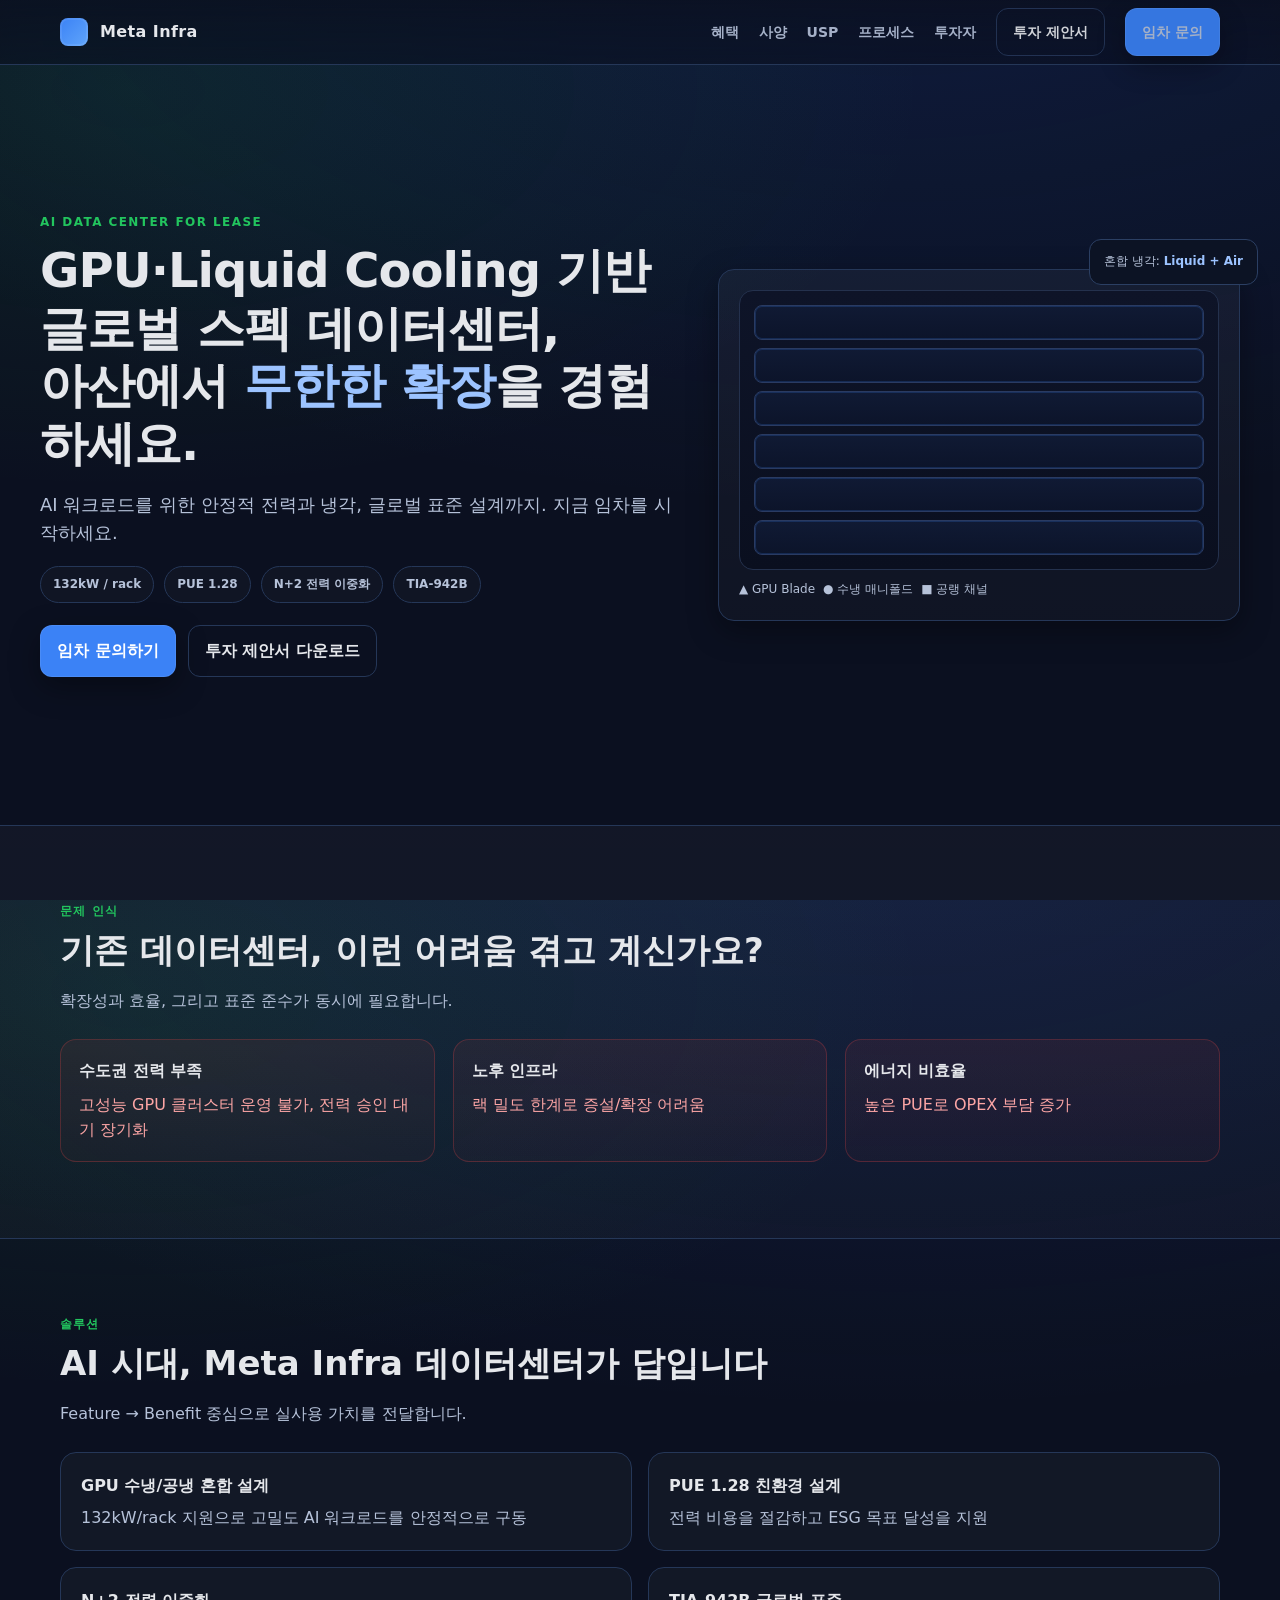
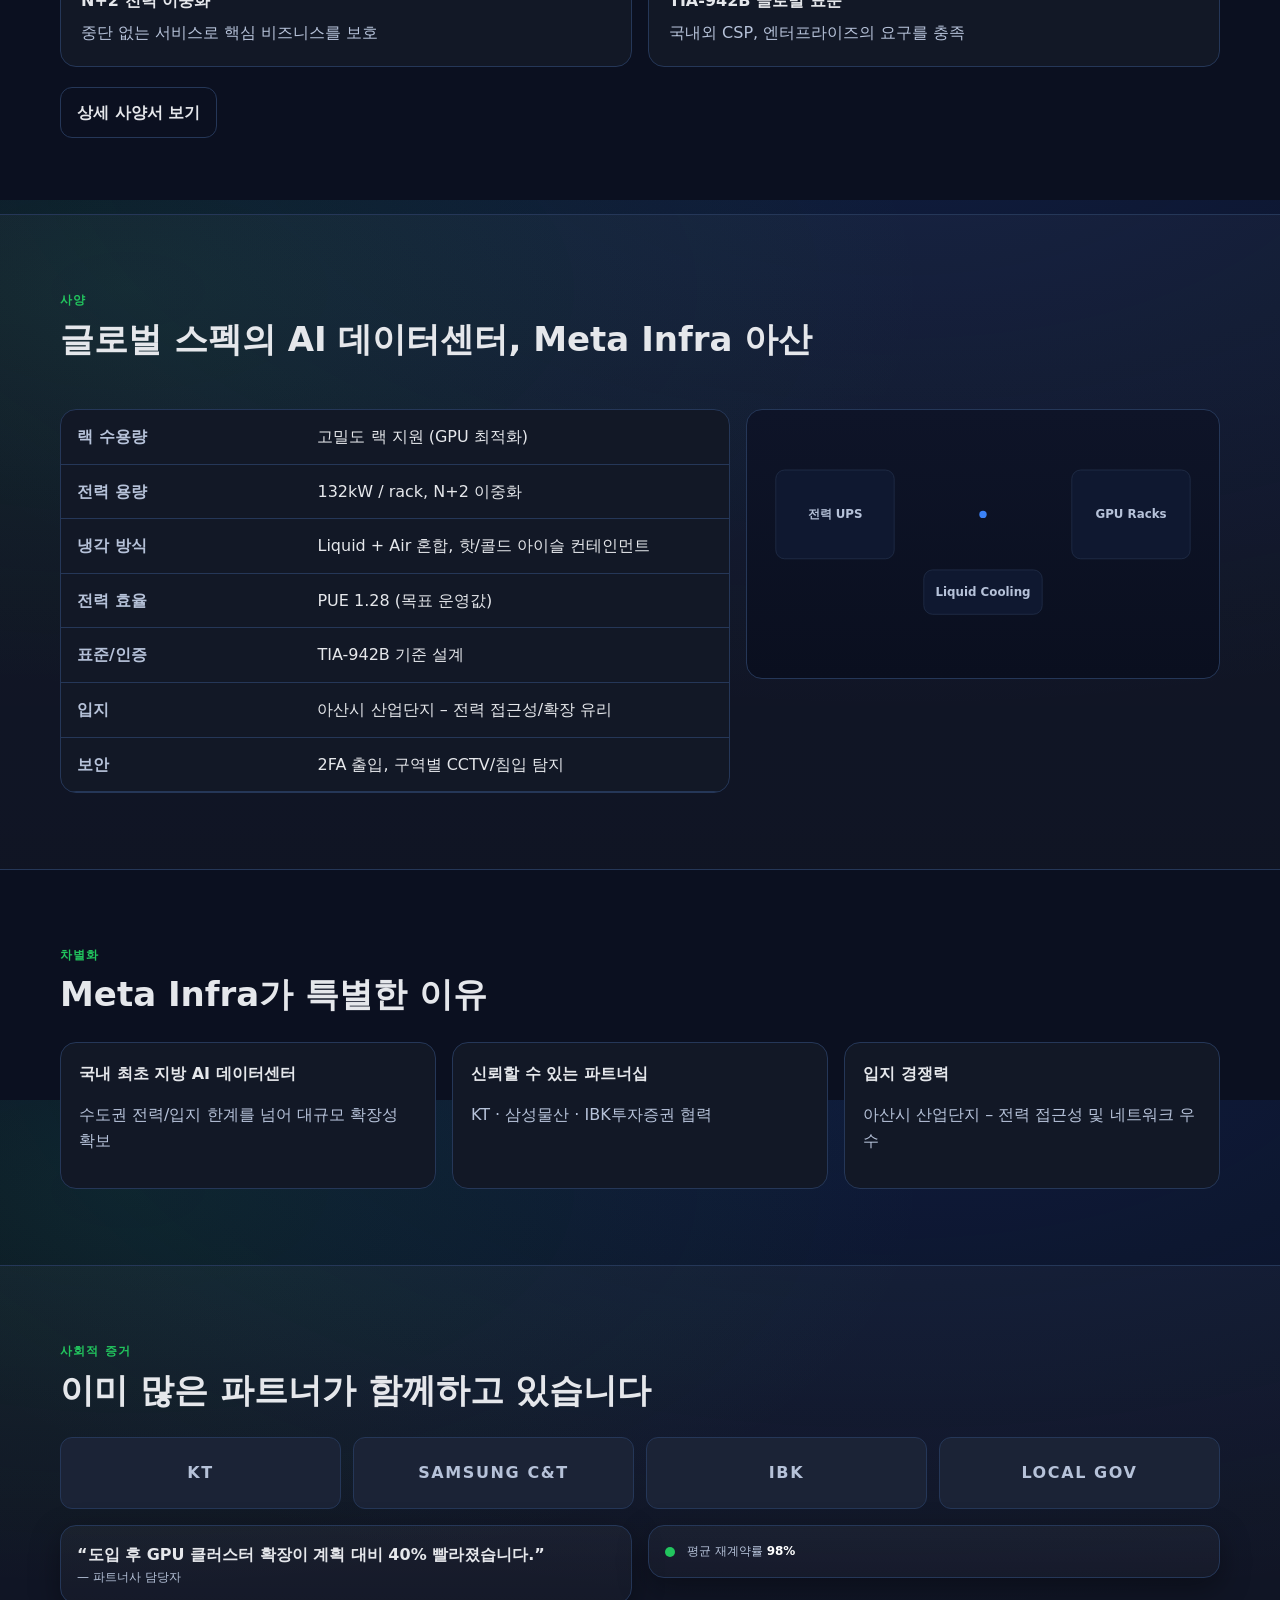
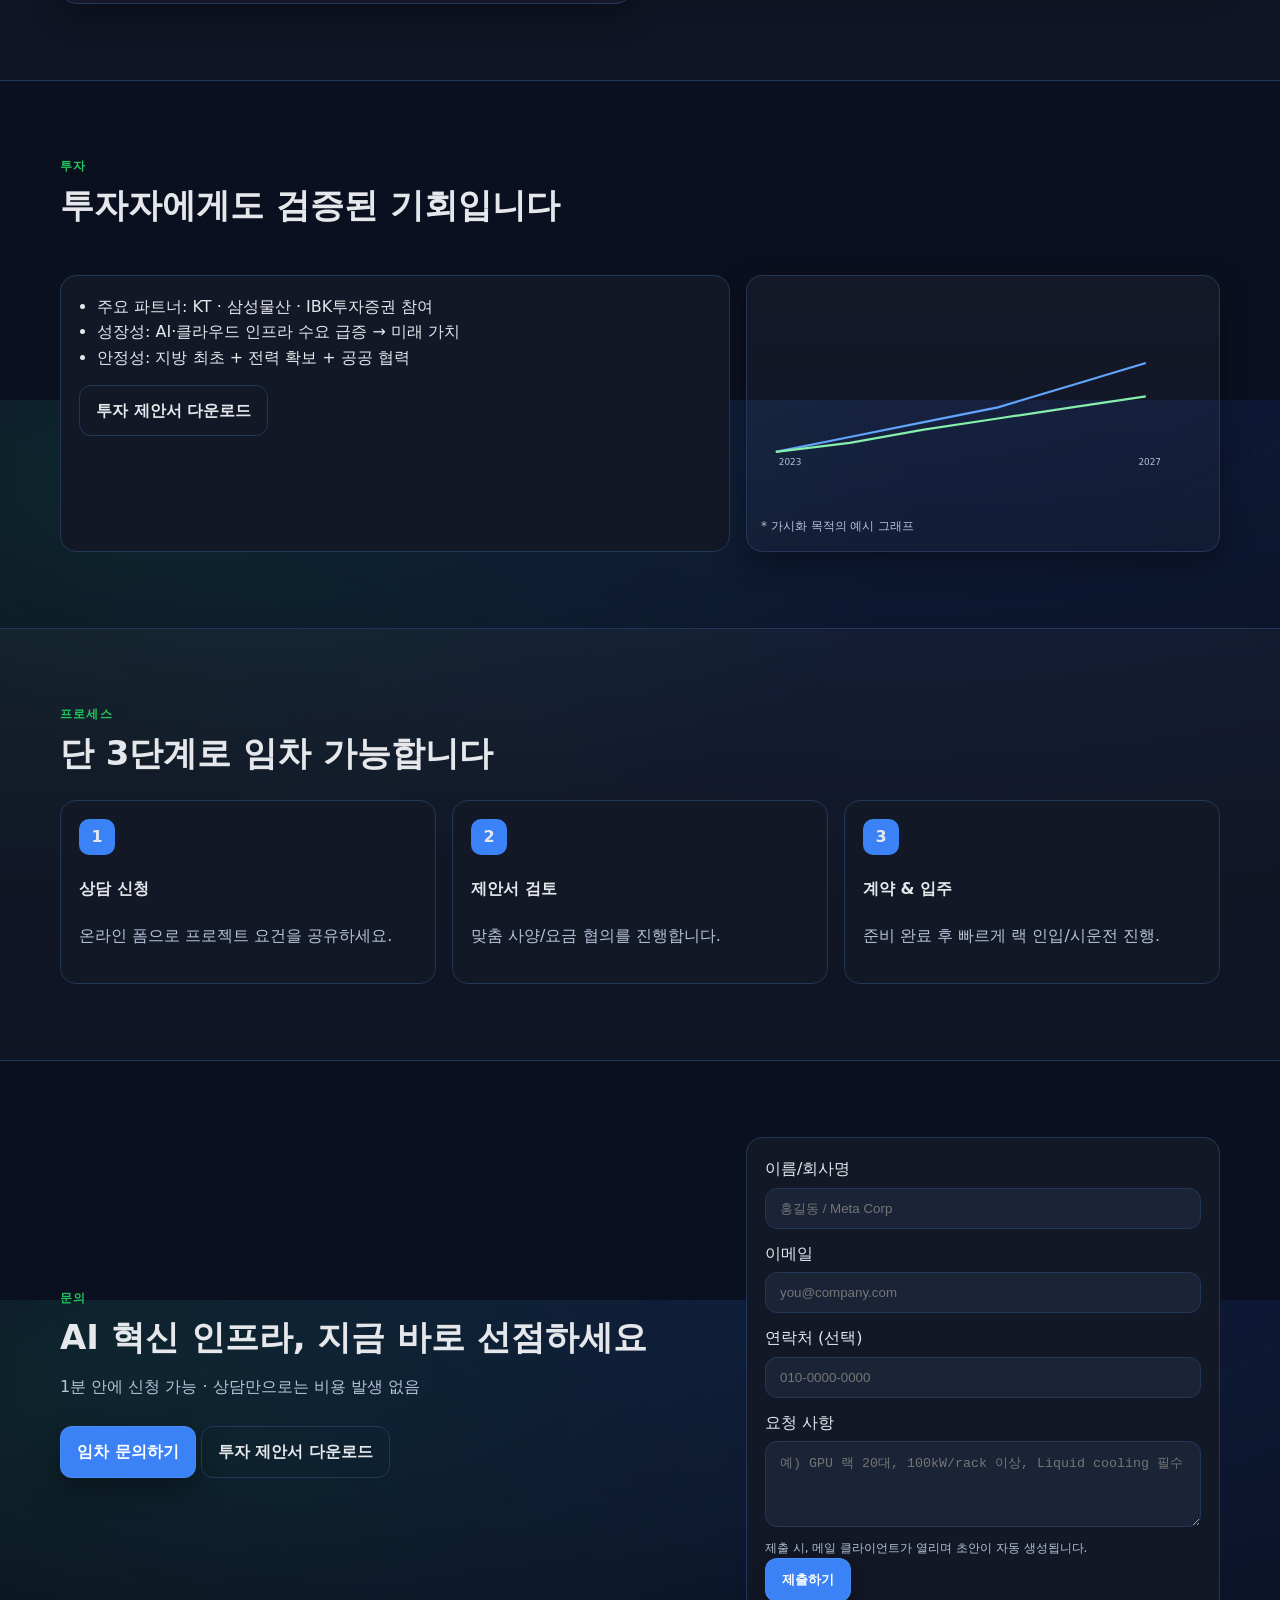
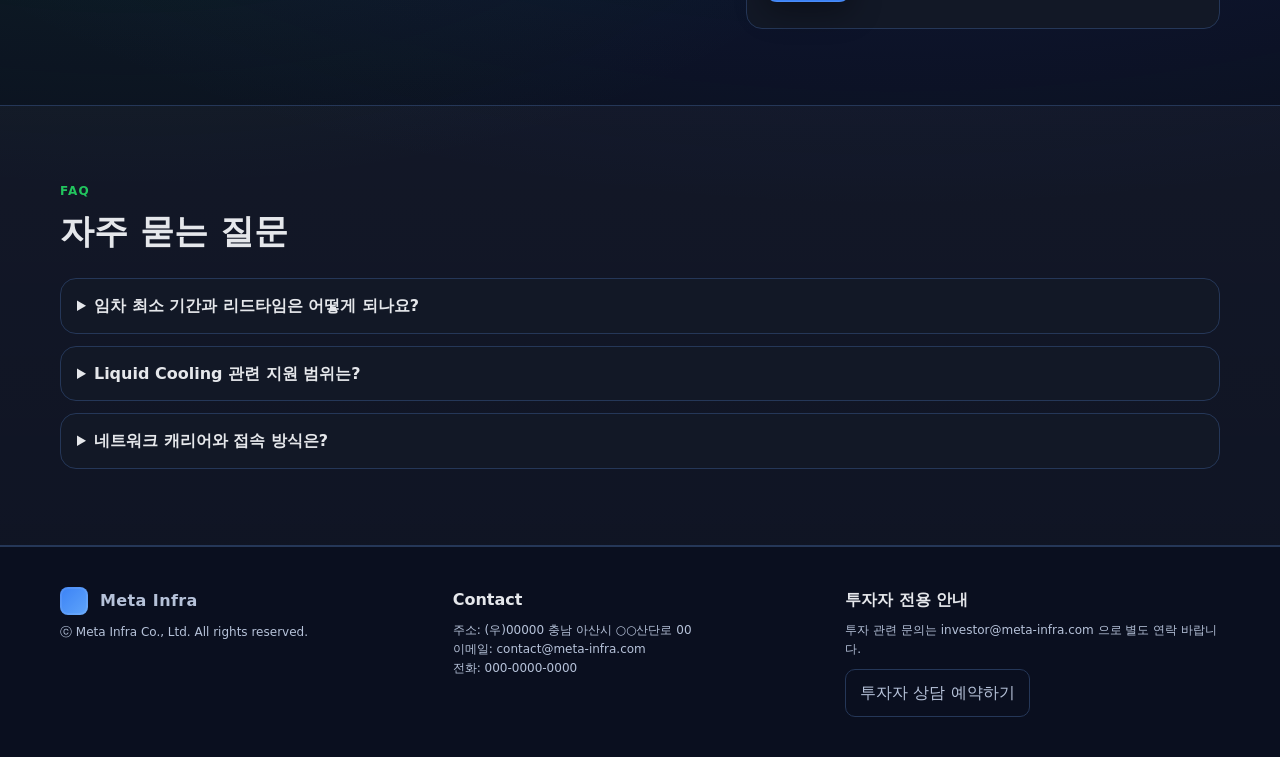
<file: index2.html>
<!DOCTYPE html>
<html lang="ko">
<head>
  <meta charset="utf-8" />
  <meta name="viewport" content="width=device-width, initial-scale=1" />
  <title>Meta Infra | AI·GPU 전문 데이터센터 임차</title>
  <meta name="description" content="GPU·Liquid Cooling 기반 글로벌 스펙 AI 데이터센터. 아산에서 무한 확장. 임차 문의와 투자 제안서 다운로드." />
  <meta name="keywords" content="AI 데이터센터, GPU 코로케이션, Liquid Cooling, 아산 데이터센터, TIA-942B, PUE 1.28, N+2" />

  <!-- Open Graph -->
  <meta property="og:title" content="Meta Infra | AI·GPU 전문 데이터센터 임차" />
  <meta property="og:description" content="GPU·Liquid Cooling 기반 글로벌 스펙 AI 데이터센터. 아산에서 무한 확장. 임차 문의와 투자 제안서 다운로드." />
  <meta property="og:type" content="website" />
  <meta property="og:url" content="https://www.meta-infra.com" />
  <meta property="og:image" content="https://dummyimage.com/1200x630/0b1020/ffffff.png&text=Meta+Infra" />

  <style>
    :root {
      /* Brand / Dark Mode First */
      --bg: #0b1020;            /* deep navy */
      --surface: #121826;       /* panel */
      --muted: #1b2336;         /* cards alt */
      --text: #e5e7eb;          /* primary text */
      --text-dim: #b6c2d9;      /* secondary text */
      --primary: #3b82f6;       /* action blue */
      --primary-600: #2563eb;   /* hover */
      --accent: #22c55e;        /* ESG green */
      --danger: #ef4444;        /* problem red */
      --outline: #253758;       /* borders */
      --shadow: 0 10px 30px rgba(0,0,0,.35);
      --radius: 16px;
      --container: 1200px;
    }

    * { box-sizing: border-box; }
    html, body { height: 100%; }
    body {
      margin: 0;
      font-family: system-ui, -apple-system, "Pretendard", "Noto Sans KR", Segoe UI, Roboto, Helvetica, Arial, "Apple Color Emoji", "Segoe UI Emoji";
      background: radial-gradient(1200px 600px at 70% -10%, rgba(37, 99, 235, .15), transparent),
                  radial-gradient(800px 400px at 10% 10%, rgba(34, 197, 94, .10), transparent),
                  var(--bg);
      color: var(--text);
      line-height: 1.6;
    }

    a { color: inherit; text-decoration: none; }
    img { max-width: 100%; display: block; }

    .container { width: min(100%, var(--container)); margin: 0 auto; padding: 0 20px; }

    /* Header */
    header {
      position: sticky; top: 0; z-index: 50; backdrop-filter: saturate(120%) blur(8px);
      background: linear-gradient(180deg, rgba(11,16,32,.85), rgba(11,16,32,.65));
      border-bottom: 1px solid var(--outline);
    }
    .nav { display: flex; align-items: center; justify-content: space-between; height: 64px; }
    .brand { display: flex; align-items: center; gap: 12px; font-weight: 800; letter-spacing: .4px; }
    .brand-mark { width: 28px; height: 28px; border-radius: 8px; background: linear-gradient(135deg, var(--primary), #60a5fa); box-shadow: inset 0 0 0 2px rgba(255,255,255,.08); }

    .nav-links { display: flex; gap: 20px; align-items: center; }
    .nav-links a { color: var(--text-dim); font-weight: 600; font-size: 14px; opacity: .9; }
    .nav-links a:hover { color: #fff; }

    .cta { display: inline-flex; align-items: center; gap: 10px; padding: 12px 16px; border-radius: 12px; background: var(--primary); color: white; font-weight: 700; box-shadow: var(--shadow); border: 1px solid rgba(255,255,255,.08); }
    .cta:hover { background: var(--primary-600); }
    .cta.secondary { background: transparent; color: var(--text); border: 1px solid var(--outline); box-shadow: none; }
    .cta.secondary:hover { border-color: #375074; }

    /* Mobile nav */
    .hamburger { display: none; width: 40px; height: 40px; border-radius: 10px; border: 1px solid var(--outline); align-items: center; justify-content: center; }
    .hamburger span { width: 18px; height: 2px; background: var(--text); position: relative; display: block; }
    .hamburger span::before, .hamburger span::after { content: ""; position: absolute; left: 0; right: 0; height: 2px; background: var(--text); }
    .hamburger span::before { top: -6px; } .hamburger span::after { top: 6px; }

    @media (max-width: 980px) {
      .nav-links { display: none; }
      .hamburger { display: inline-flex; }
    }

    /* Hero */
    .hero { position: relative; overflow: clip; }
    .hero .inner { display: grid; grid-template-columns: 1.1fr .9fr; gap: 40px; padding: 72px 0; align-items: center; }
    .eyebrow { color: var(--accent); font-weight: 800; letter-spacing: .12em; text-transform: uppercase; font-size: 12px; }
    .h1 { font-size: clamp(28px, 4vw, 48px); line-height: 1.2; letter-spacing: -0.02em; margin: 10px 0 16px; font-weight: 900; }
    .subtitle { color: var(--text-dim); font-size: clamp(16px, 1.8vw, 18px); }
    .hero-cta { display: flex; gap: 12px; margin-top: 22px; flex-wrap: wrap; }

    .glass { background: linear-gradient(180deg, rgba(255,255,255,.04), rgba(255,255,255,.02)); border: 1px solid var(--outline); border-radius: var(--radius); box-shadow: var(--shadow); }

    .spec-badges { display: flex; flex-wrap: wrap; gap: 10px; margin-top: 18px; }
    .badge { padding: 8px 12px; border-radius: 999px; border: 1px solid var(--outline); color: var(--text-dim); font-weight: 700; font-size: 12px; background: rgba(255,255,255,.02); }

    .hero-viz { position: relative; }
    .rack-card { padding: 20px; }
    .rack { height: 280px; border-radius: 14px; background: linear-gradient(180deg, #0e1428, #0a0f1f); border: 1px solid #24314d; padding: 14px; display: grid; grid-template-rows: repeat(6, 1fr); gap: 8px; }
    .u { background: linear-gradient(180deg, #101a34, #0c142a); border: 1px solid #2a3b62; border-radius: 8px; box-shadow: inset 0 0 0 1px rgba(59, 130, 246, .2); }
    .cooling { position: absolute; inset: -30px -18px auto auto; padding: 12px 14px; border-radius: 12px; border: 1px solid #2b3f63; background: #0c1324; color: var(--text-dim); font-size: 12px; }
    .cooling b { color: #9cc3ff; }

    @media (max-width: 980px) {
      .hero .inner { grid-template-columns: 1fr; padding: 40px 0; }
      .hero-viz { order: -1; }
    }

    /* Section shells */
    section { padding: 76px 0; }
    section.alt { background: linear-gradient(180deg, rgba(255,255,255,.03), rgba(255,255,255,.02)); border-top: 1px solid var(--outline); border-bottom: 1px solid var(--outline); }

    .section-head { margin-bottom: 26px; }
    .kicker { color: var(--accent); font-weight: 800; letter-spacing: .1em; text-transform: uppercase; font-size: 12px; }
    .h2 { font-size: clamp(22px, 3vw, 34px); line-height: 1.25; margin: 8px 0 6px; font-weight: 900; }
    .lede { color: var(--text-dim); }

    /* Problem list */
    .problem { display: grid; grid-template-columns: repeat(12, 1fr); gap: 18px; }
    .problem .card { grid-column: span 4; background: linear-gradient(180deg, rgba(239,68,68,.08), rgba(239,68,68,.03)); border: 1px solid rgba(239,68,68,.25); border-radius: var(--radius); padding: 18px; }
    .problem .card h4 { margin: 0 0 8px; font-size: 16px; }
    .problem .card p { margin: 0; color: #fca5a5; }
    @media (max-width: 980px) { .problem .card { grid-column: span 12; } }

    /* Benefits list */
    .benefits { display: grid; grid-template-columns: repeat(12, 1fr); gap: 16px; }
    .benefit { grid-column: span 6; background: var(--surface); border: 1px solid var(--outline); border-radius: var(--radius); padding: 20px; }
    .benefit .title { font-weight: 800; }
    .benefit .meta { color: var(--text-dim); margin-top: 6px; }
    @media (max-width: 980px) { .benefit { grid-column: span 12; } }

    /* Specs */
    .specs { display: grid; grid-template-columns: repeat(12, 1fr); gap: 16px; align-items: start; }
    .spec-table { grid-column: span 7; background: var(--surface); border: 1px solid var(--outline); border-radius: var(--radius); overflow: hidden; }
    .spec-table table { width: 100%; border-collapse: collapse; }
    .spec-table th, .spec-table td { padding: 14px 16px; border-bottom: 1px solid var(--outline); text-align: left; }
    .spec-table th { width: 36%; color: var(--text-dim); font-weight: 700; }
    .spec-visual { grid-column: span 5; }
    .viz-box { border-radius: var(--radius); border: 1px solid var(--outline); background: linear-gradient(180deg, #0e1428, #0a0f1f); padding: 14px; height: 100%; display: grid; place-items: center; }

    @media (max-width: 980px) { .spec-table { grid-column: span 12; } .spec-visual { grid-column: span 12; } }

    /* USP */
    .usp { display: grid; grid-template-columns: repeat(12, 1fr); gap: 16px; }
    .usp .item { grid-column: span 4; padding: 18px; background: var(--surface); border: 1px solid var(--outline); border-radius: var(--radius); }
    .usp .item h4 { margin: 0 0 6px; }
    @media (max-width: 980px) { .usp .item { grid-column: span 12; } }

    /* Partners */
    .logo-strip { display: grid; grid-template-columns: repeat(12, 1fr); gap: 12px; align-items: center; }
    .logo-card { grid-column: span 3; height: 72px; border-radius: 12px; border: 1px solid var(--outline); background: var(--muted); display: grid; place-items: center; color: var(--text-dim); font-weight: 800; letter-spacing: .1em; text-transform: uppercase; }
    @media (max-width: 980px) { .logo-card { grid-column: span 6; } }

    /* Investor */
    .investor { display: grid; grid-template-columns: repeat(12, 1fr); gap: 16px; }
    .investor .panel { grid-column: span 7; background: var(--surface); border: 1px solid var(--outline); border-radius: var(--radius); padding: 18px; }
    .investor .chart { grid-column: span 5; }
    @media (max-width: 980px) { .investor .panel, .investor .chart { grid-column: span 12; } }

    /* Process */
    .steps { display: grid; grid-template-columns: repeat(12, 1fr); gap: 16px; }
    .step { grid-column: span 4; background: var(--surface); border: 1px solid var(--outline); border-radius: var(--radius); padding: 18px; }
    .step .num { width: 36px; height: 36px; border-radius: 10px; display: grid; place-items: center; background: var(--primary); font-weight: 900; }
    @media (max-width: 980px) { .step { grid-column: span 12; } }

    /* Contact / CTA */
    .cta-panel { display: grid; grid-template-columns: repeat(12, 1fr); gap: 16px; align-items: center; }
    .cta-copy { grid-column: span 7; }
    .cta-form { grid-column: span 5; background: var(--surface); border: 1px solid var(--outline); border-radius: var(--radius); padding: 18px; }
    .field { display: grid; gap: 6px; margin-bottom: 12px; }
    .input, textarea { width: 100%; padding: 12px 14px; border-radius: 12px; background: var(--muted); border: 1px solid var(--outline); color: var(--text); resize: vertical; }
    .help { color: var(--text-dim); font-size: 12px; }
    @media (max-width: 980px) { .cta-copy, .cta-form { grid-column: span 12; } }

    /* FAQ */
    .faq { display: grid; grid-template-columns: repeat(12, 1fr); gap: 12px; }
    .faq details { grid-column: span 12; background: var(--surface); border: 1px solid var(--outline); border-radius: var(--radius); padding: 14px 16px; }
    .faq summary { cursor: pointer; font-weight: 800; }

    /* Footer */
    footer { padding: 40px 0; border-top: 1px solid var(--outline); background: #0a0f1f; }
    .foot { display: grid; grid-template-columns: repeat(12, 1fr); gap: 18px; }
    .foot .col { grid-column: span 4; color: var(--text-dim); }
    .foot .col h4 { margin: 0 0 8px; color: var(--text); }
    .sub-cta { display: inline-flex; padding: 10px 14px; border-radius: 10px; border: 1px solid var(--outline); }
    @media (max-width: 980px) { .foot .col { grid-column: span 12; } }

    /* Utilities */
    .grid { display: grid; grid-template-columns: repeat(12, 1fr); gap: 16px; }
    .hidden { display: none !important; }
    .fade { opacity: 0; transform: translateY(16px); transition: opacity .6s ease, transform .6s ease; }
    .fade.in { opacity: 1; transform: translateY(0); }

    /* Floating CTA (mobile) */
    .fab {
      position: fixed; bottom: 18px; left: 50%; transform: translateX(-50%);
      display: none; gap: 10px; padding: 10px 12px; border-radius: 999px; background: rgba(18,24,38,.92); border: 1px solid var(--outline); box-shadow: var(--shadow);
    }
    .fab a { font-size: 14px; padding: 10px 14px; border-radius: 999px; }
    @media (max-width: 820px) { .fab { display: flex; } }
  </style>
</head>
<body>
  <header>
    <div class="container nav">
      <a href="#top" class="brand" aria-label="메인으로">
        <span class="brand-mark" aria-hidden></span>
        <span>Meta Infra</span>
      </a>
      <nav class="nav-links" aria-label="주요 메뉴">
        <a href="#benefits">혜택</a>
        <a href="#specs">사양</a>
        <a href="#usp">USP</a>
        <a href="#process">프로세스</a>
        <a href="#investor">투자자</a>
        <a class="cta secondary" href="#contact">투자 제안서</a>
        <a class="cta" href="#contact">임차 문의</a>
      </nav>
      <button class="hamburger" aria-label="모바일 메뉴 열기" id="menuBtn"><span></span></button>
    </div>
  </header>

  <!-- Mobile menu sheet -->
  <div id="mobileMenu" class="hidden" style="position:fixed;inset:64px 0 0 0;background:rgba(10,15,31,.98);backdrop-filter:blur(6px);border-top:1px solid var(--outline);z-index:40;">
    <div class="container" style="padding:18px 20px;display:grid;gap:10px;">
      <a href="#benefits" class="sub-cta">혜택</a>
      <a href="#specs" class="sub-cta">사양</a>
      <a href="#usp" class="sub-cta">USP</a>
      <a href="#process" class="sub-cta">프로세스</a>
      <a href="#investor" class="sub-cta">투자자</a>
      <a href="#contact" class="cta">임차 문의하기</a>
      <a href="#contact" class="cta secondary">투자 제안서 다운로드</a>
    </div>
  </div>

  <main id="top">
    <!-- Hero -->
    <section class="hero">
      <div class="container inner">
        <div>
          <div class="eyebrow fade">AI Data Center for Lease</div>
          <h1 class="h1 fade">GPU·Liquid Cooling 기반 글로벌 스펙 데이터센터,<br/>아산에서 <em style="font-style:normal;color:#9cc3ff">무한한 확장</em>을 경험하세요.</h1>
          <p class="subtitle fade">AI 워크로드를 위한 안정적 전력과 냉각, 글로벌 표준 설계까지. 지금 임차를 시작하세요.</p>
          <div class="spec-badges fade" aria-label="핵심 사양 배지">
            <span class="badge">132kW / rack</span>
            <span class="badge">PUE 1.28</span>
            <span class="badge">N+2 전력 이중화</span>
            <span class="badge">TIA-942B</span>
          </div>
          <div class="hero-cta fade" role="group" aria-label="주요 행동">
            <a class="cta" href="#contact">임차 문의하기</a>
            <a class="cta secondary" href="#contact">투자 제안서 다운로드</a>
          </div>
        </div>
        <div class="hero-viz fade">
          <div class="glass rack-card">
            <div class="cooling">혼합 냉각: <b>Liquid + Air</b></div>
            <div class="rack" aria-label="GPU 랙 시각화">
              <div class="u"></div>
              <div class="u"></div>
              <div class="u"></div>
              <div class="u"></div>
              <div class="u"></div>
              <div class="u"></div>
            </div>
            <div style="display:flex;gap:8px;margin-top:10px;color:var(--text-dim);font-size:12px;">
              <span>▲ GPU Blade</span><span>● 수냉 매니폴드</span><span>■ 공랭 채널</span>
            </div>
          </div>
        </div>
      </div>
    </section>

    <!-- Problem & Empathy -->
    <section class="alt" aria-labelledby="problem-title">
      <div class="container">
        <div class="section-head">
          <div class="kicker">문제 인식</div>
          <h2 class="h2" id="problem-title">기존 데이터센터, 이런 어려움 겪고 계신가요?</h2>
          <p class="lede">확장성과 효율, 그리고 표준 준수가 동시에 필요합니다.</p>
        </div>
        <div class="problem">
          <div class="card fade">
            <h4>수도권 전력 부족</h4>
            <p>고성능 GPU 클러스터 운영 불가, 전력 승인 대기 장기화</p>
          </div>
          <div class="card fade">
            <h4>노후 인프라</h4>
            <p>랙 밀도 한계로 증설/확장 어려움</p>
          </div>
          <div class="card fade">
            <h4>에너지 비효율</h4>
            <p>높은 PUE로 OPEX 부담 증가</p>
          </div>
        </div>
      </div>
    </section>

    <!-- Solution & Benefits -->
    <section id="benefits" aria-labelledby="benefit-title">
      <div class="container">
        <div class="section-head">
          <div class="kicker">솔루션</div>
          <h2 class="h2" id="benefit-title">AI 시대, Meta Infra 데이터센터가 답입니다</h2>
          <p class="lede">Feature → Benefit 중심으로 실사용 가치를 전달합니다.</p>
        </div>
        <div class="benefits">
          <article class="benefit fade">
            <div class="title">GPU 수냉/공냉 혼합 설계</div>
            <div class="meta">132kW/rack 지원으로 고밀도 AI 워크로드를 안정적으로 구동</div>
          </article>
          <article class="benefit fade">
            <div class="title">PUE 1.28 친환경 설계</div>
            <div class="meta">전력 비용을 절감하고 ESG 목표 달성을 지원</div>
          </article>
          <article class="benefit fade">
            <div class="title">N+2 전력 이중화</div>
            <div class="meta">중단 없는 서비스로 핵심 비즈니스를 보호</div>
          </article>
          <article class="benefit fade">
            <div class="title">TIA-942B 글로벌 표준</div>
            <div class="meta">국내외 CSP, 엔터프라이즈의 요구를 충족</div>
          </article>
        </div>
        <div style="margin-top:20px" class="fade">
          <a class="cta secondary" href="#specs">상세 사양서 보기</a>
        </div>
      </div>
    </section>

    <!-- Specs -->
    <section id="specs" class="alt" aria-labelledby="specs-title">
      <div class="container specs">
        <div class="section-head" style="grid-column: 1 / -1;">
          <div class="kicker">사양</div>
          <h2 class="h2" id="specs-title">글로벌 스펙의 AI 데이터센터, Meta Infra 아산</h2>
        </div>
        <div class="spec-table fade" role="table" aria-label="데이터센터 사양">
          <table>
            <tbody>
              <tr><th>랙 수용량</th><td>고밀도 랙 지원 (GPU 최적화)</td></tr>
              <tr><th>전력 용량</th><td>132kW / rack, N+2 이중화</td></tr>
              <tr><th>냉각 방식</th><td>Liquid + Air 혼합, 핫/콜드 아이슬 컨테인먼트</td></tr>
              <tr><th>전력 효율</th><td>PUE 1.28 (목표 운영값)</td></tr>
              <tr><th>표준/인증</th><td>TIA-942B 기준 설계</td></tr>
              <tr><th>입지</th><td>아산시 산업단지 – 전력 접근성/확장 유리</td></tr>
              <tr><th>보안</th><td>2FA 출입, 구역별 CCTV/침입 탐지</td></tr>
            </tbody>
          </table>
        </div>
        <div class="spec-visual fade">
          <div class="viz-box" aria-hidden>
            <!-- Simple illustrative SVG diagram -->
            <svg width="100%" height="240" viewBox="0 0 600 240" xmlns="http://www.w3.org/2000/svg" role="img" aria-label="전력/냉각 다이어그램">
              <defs>
                <linearGradient id="g1" x1="0" x2="1">
                  <stop offset="0%" stop-color="#3b82f6"/>
                  <stop offset="100%" stop-color="#60a5fa"/>
                </linearGradient>
                <linearGradient id="g2" x1="0" x2="1">
                  <stop offset="0%" stop-color="#22c55e"/>
                  <stop offset="100%" stop-color="#86efac"/>
                </linearGradient>
              </defs>
              <rect x="20" y="20" width="160" height="120" rx="12" fill="#0f1830" stroke="#24314d"/>
              <text x="100" y="85" fill="#b6c2d9" text-anchor="middle" font-weight="700">전력 UPS</text>
              <rect x="420" y="20" width="160" height="120" rx="12" fill="#0f1830" stroke="#24314d"/>
              <text x="500" y="85" fill="#b6c2d9" text-anchor="middle" font-weight="700">GPU Racks</text>
              <path d="M180 80 H420" stroke="url(#g1)" stroke-width="6"/>
              <circle cx="300" cy="80" r="5" fill="#3b82f6" />
              <rect x="220" y="155" width="160" height="60" rx="12" fill="#0f1830" stroke="#24314d"/>
              <text x="300" y="190" fill="#b6c2d9" text-anchor="middle" font-weight="700">Liquid Cooling</text>
              <path d="M300 155 V120" stroke="url(#g2)" stroke-width="6"/>
            </svg>
          </div>
        </div>
      </div>
    </section>

    <!-- USP -->
    <section id="usp" aria-labelledby="usp-title">
      <div class="container">
        <div class="section-head">
          <div class="kicker">차별화</div>
          <h2 class="h2" id="usp-title">Meta Infra가 특별한 이유</h2>
        </div>
        <div class="usp">
          <div class="item fade">
            <h4>국내 최초 지방 AI 데이터센터</h4>
            <p class="lede">수도권 전력/입지 한계를 넘어 대규모 확장성 확보</p>
          </div>
          <div class="item fade">
            <h4>신뢰할 수 있는 파트너십</h4>
            <p class="lede">KT · 삼성물산 · IBK투자증권 협력</p>
          </div>
          <div class="item fade">
            <h4>입지 경쟁력</h4>
            <p class="lede">아산시 산업단지 – 전력 접근성 및 네트워크 우수</p>
          </div>
        </div>
      </div>
    </section>

    <!-- Social Proof -->
    <section class="alt" aria-labelledby="social-proof-title">
      <div class="container">
        <div class="section-head">
          <div class="kicker">사회적 증거</div>
          <h2 class="h2" id="social-proof-title">이미 많은 파트너가 함께하고 있습니다</h2>
        </div>
        <div class="logo-strip">
          <div class="logo-card fade">KT</div>
          <div class="logo-card fade">Samsung C&amp;T</div>
          <div class="logo-card fade">IBK</div>
          <div class="logo-card fade">Local Gov</div>
        </div>
        <div style="display:grid;grid-template-columns:repeat(12,1fr);gap:16px;margin-top:16px;">
          <div style="grid-column:span 6" class="fade">
            <div class="glass" style="padding:16px;border-radius:var(--radius);">
              <blockquote style="margin:0;font-weight:700">“도입 후 GPU 클러스터 확장이 계획 대비 40% 빨라졌습니다.”</blockquote>
              <div class="help">— 파트너사 담당자</div>
            </div>
          </div>
          <div style="grid-column:span 6" class="fade">
            <div class="glass" style="padding:16px;border-radius:var(--radius);">
              <div style="display:flex;gap:12px;align-items:center;">
                <div style="width:10px;height:10px;border-radius:99px;background:var(--accent)"></div>
                <div class="help">평균 재계약률 <b style="color:#fff">98%</b></div>
              </div>
            </div>
          </div>
        </div>
      </div>
    </section>

    <!-- Investor section -->
    <section id="investor" aria-labelledby="investor-title">
      <div class="container investor">
        <div class="section-head" style="grid-column:1/-1;">
          <div class="kicker">투자</div>
          <h2 class="h2" id="investor-title">투자자에게도 검증된 기회입니다</h2>
        </div>
        <div class="panel fade">
          <ul style="margin:0;padding-left:18px;">
            <li>주요 파트너: KT · 삼성물산 · IBK투자증권 참여</li>
            <li>성장성: AI·클라우드 인프라 수요 급증 → 미래 가치</li>
            <li>안정성: 지방 최초 + 전력 확보 + 공공 협력</li>
          </ul>
          <div style="margin-top:14px;display:flex;gap:12px;flex-wrap:wrap;">
            <a class="cta secondary" href="#contact">투자 제안서 다운로드</a>
          </div>
        </div>
        <div class="chart fade">
          <div class="glass" style="padding:14px;border-radius:var(--radius);">
            <!-- Simple growth chart -->
            <svg width="100%" height="220" viewBox="0 0 600 220" xmlns="http://www.w3.org/2000/svg" role="img" aria-label="수요 성장 차트">
              <polyline fill="none" stroke="#60a5fa" stroke-width="3" points="20,180 120,160 220,140 320,120 420,90 520,60"/>
              <polyline fill="none" stroke="#86efac" stroke-width="3" points="20,180 120,168 220,150 320,135 420,120 520,105"/>
              <text x="24" y="198" font-size="12" fill="#b6c2d9">2023</text>
              <text x="510" y="198" font-size="12" fill="#b6c2d9">2027</text>
            </svg>
            <div class="help">* 가시화 목적의 예시 그래프</div>
          </div>
        </div>
      </div>
    </section>

    <!-- Process -->
    <section id="process" class="alt" aria-labelledby="process-title">
      <div class="container">
        <div class="section-head">
          <div class="kicker">프로세스</div>
          <h2 class="h2" id="process-title">단 3단계로 임차 가능합니다</h2>
        </div>
        <div class="steps">
          <div class="step fade">
            <div class="num">1</div>
            <h4>상담 신청</h4>
            <p class="lede">온라인 폼으로 프로젝트 요건을 공유하세요.</p>
          </div>
          <div class="step fade">
            <div class="num">2</div>
            <h4>제안서 검토</h4>
            <p class="lede">맞춤 사양/요금 협의를 진행합니다.</p>
          </div>
          <div class="step fade">
            <div class="num">3</div>
            <h4>계약 & 입주</h4>
            <p class="lede">준비 완료 후 빠르게 랙 인입/시운전 진행.</p>
          </div>
        </div>
      </div>
    </section>

    <!-- Final CTA & Contact -->
    <section id="contact" aria-labelledby="cta-title">
      <div class="container cta-panel">
        <div class="cta-copy">
          <div class="section-head">
            <div class="kicker">문의</div>
            <h2 class="h2" id="cta-title">AI 혁신 인프라, 지금 바로 선점하세요</h2>
            <p class="lede">1분 안에 신청 가능 · 상담만으로는 비용 발생 없음</p>
          </div>
          <div class="fade">
            <a class="cta" href="#form">임차 문의하기</a>
            <a class="cta secondary" href="#form">투자 제안서 다운로드</a>
          </div>
        </div>
        <form id="form" class="cta-form fade" autocomplete="on" novalidate>
          <div class="field">
            <label for="name">이름/회사명</label>
            <input class="input" id="name" name="name" required placeholder="홍길동 / Meta Corp" />
          </div>
          <div class="field">
            <label for="email">이메일</label>
            <input class="input" id="email" name="email" type="email" required placeholder="you@company.com" />
          </div>
          <div class="field">
            <label for="phone">연락처 (선택)</label>
            <input class="input" id="phone" name="phone" placeholder="010-0000-0000" />
          </div>
          <div class="field">
            <label for="need">요청 사항</label>
            <textarea id="need" name="need" rows="4" placeholder="예) GPU 랙 20대, 100kW/rack 이상, Liquid cooling 필수"></textarea>
          </div>
          <div class="help">제출 시, 메일 클라이언트가 열리며 초안이 자동 생성됩니다.</div>
          <button class="cta" type="submit">제출하기</button>
          <div id="formMsg" class="help" style="margin-top:8px"></div>
        </form>
      </div>
    </section>

    <!-- FAQ (AEO) -->
    <section aria-labelledby="faq-title" class="alt">
      <div class="container">
        <div class="section-head">
          <div class="kicker">FAQ</div>
          <h2 class="h2" id="faq-title">자주 묻는 질문</h2>
        </div>
        <div class="faq">
          <details class="fade">
            <summary>임차 최소 기간과 리드타임은 어떻게 되나요?</summary>
            <p class="lede">일반적으로 12개월 이상을 권장하며, 프로젝트 규모에 따라 4–12주 내 랙 인입이 가능합니다.</p>
          </details>
          <details class="fade">
            <summary>Liquid Cooling 관련 지원 범위는?</summary>
            <p class="lede">매니폴드, CDU 연계, 누수 감지 및 알람까지 지원합니다. 상세 스펙은 상담 후 제안서로 제공합니다.</p>
          </details>
          <details class="fade">
            <summary>네트워크 캐리어와 접속 방식은?</summary>
            <p class="lede">주요 통신사 PoP 연동 및 클라우드 온램프 구성을 지원합니다.</p>
          </details>
        </div>
      </div>
    </section>
  </main>

  <div class="fab" aria-label="빠른 동작">
    <a class="cta" href="#contact">임차 문의</a>
    <a class="cta secondary" href="#contact">투자 제안서</a>
  </div>

  <footer>
    <div class="container foot">
      <div class="col">
        <div class="brand" style="margin-bottom:8px"><span class="brand-mark"></span><b>Meta Infra</b></div>
        <div class="help">ⓒ Meta Infra Co., Ltd. All rights reserved.</div>
      </div>
      <div class="col">
        <h4>Contact</h4>
        <div class="help">주소: (우)00000 충남 아산시 ○○산단로 00</div>
        <div class="help">이메일: <a href="mailto:contact@meta-infra.com">contact@meta-infra.com</a></div>
        <div class="help">전화: 000-0000-0000</div>
      </div>
      <div class="col">
        <h4>투자자 전용 안내</h4>
        <div class="help">투자 관련 문의는 <a href="mailto:investor@meta-infra.com">investor@meta-infra.com</a> 으로 별도 연락 바랍니다.</div>
        <div style="margin-top:10px"><a class="sub-cta" href="#contact">투자자 상담 예약하기</a></div>
      </div>
    </div>
  </footer>

  <!-- Schema.org Structured Data -->
  <script type="application/ld+json">
  {
    "@context": "https://schema.org",
    "@type": "Organization",
    "name": "Meta Infra",
    "url": "https://www.meta-infra.com",
    "logo": "https://www.meta-infra.com/logo-dark.png",
    "contactPoint": [{
      "@type": "ContactPoint",
      "telephone": "+82-00-0000-0000",
      "contactType": "sales",
      "email": "contact@meta-infra.com"
    }]
  }
  </script>
  <script type="application/ld+json">
  {
    "@context": "https://schema.org",
    "@type": "FAQPage",
    "mainEntity": [
      {"@type": "Question","name": "임차 최소 기간과 리드타임은 어떻게 되나요?","acceptedAnswer": {"@type": "Answer","text": "일반적으로 12개월 이상을 권장하며, 프로젝트 규모에 따라 4–12주 내 랙 인입이 가능합니다."}},
      {"@type": "Question","name": "Liquid Cooling 관련 지원 범위는?","acceptedAnswer": {"@type": "Answer","text": "매니폴드, CDU 연계, 누수 감지 및 알람까지 지원합니다. 상세 스펙은 상담 후 제안서로 제공합니다."}},
      {"@type": "Question","name": "네트워크 캐리어와 접속 방식은?","acceptedAnswer": {"@type": "Answer","text": "주요 통신사 PoP 연동 및 클라우드 온램프 구성을 지원합니다."}}
    ]
  }
  </script>
  <script type="application/ld+json">
  {
    "@context": "https://schema.org",
    "@type": "Service",
    "name": "AI 데이터센터 임차",
    "serviceType": "Colocation / GPU Ready / Liquid Cooling",
    "provider": {"@type":"Organization","name":"Meta Infra"},
    "areaServed": "KR",
    "offers": {"@type":"Offer","availability":"https://schema.org/InStock"}
  }
  </script>

  <script>
    // Mobile menu toggle
    const menuBtn = document.getElementById('menuBtn');
    const mobileMenu = document.getElementById('mobileMenu');
    menuBtn?.addEventListener('click', () => mobileMenu.classList.toggle('hidden'));
    mobileMenu?.addEventListener('click', (e) => { if (e.target.tagName === 'A') mobileMenu.classList.add('hidden'); });

    // Smooth scroll for in-page anchors
    document.querySelectorAll('a[href^="#"]').forEach(a => {
      a.addEventListener('click', (e) => {
        const id = a.getAttribute('href');
        if (!id || id === '#') return;
        const el = document.querySelector(id);
        if (el) {
          e.preventDefault();
          el.scrollIntoView({ behavior: 'smooth', block: 'start' });
        }
      });
    });

    // Fade-in on view
    const io = new IntersectionObserver((entries) => {
      for (const entry of entries) {
        if (entry.isIntersecting) entry.target.classList.add('in');
      }
    }, { threshold: .15 });
    document.querySelectorAll('.fade').forEach(el => io.observe(el));

    // Simple mailto submit (static site friendly)
    const form = document.getElementById('form');
    const msg = document.getElementById('formMsg');
    form?.addEventListener('submit', (e) => {
      e.preventDefault();
      const data = new FormData(form);
      const name = (data.get('name')||'').toString().trim();
      const email = (data.get('email')||'').toString().trim();
      if (!name || !email) {
        msg.textContent = '이름과 이메일을 입력해 주세요.';
        msg.style.color = '#fca5a5';
        return;
      }
      const phone = (data.get('phone')||'').toString().trim();
      const need = (data.get('need')||'').toString().trim();
      const subject = encodeURIComponent(`[임차 문의] ${name}`);
      const body = encodeURIComponent(`이름/회사: ${name}\n이메일: ${email}\n연락처: ${phone}\n요청 사항: ${need}`);
      window.location.href = `mailto:contact@meta-infra.com?subject=${subject}&body=${body}`;
      msg.textContent = '메일 작성 창이 열립니다. 전송 후 담당자가 연락드립니다.';
      msg.style.color = '#b6c2d9';
      form.reset();
    });
  </script>
</body>
</html>
</file>
